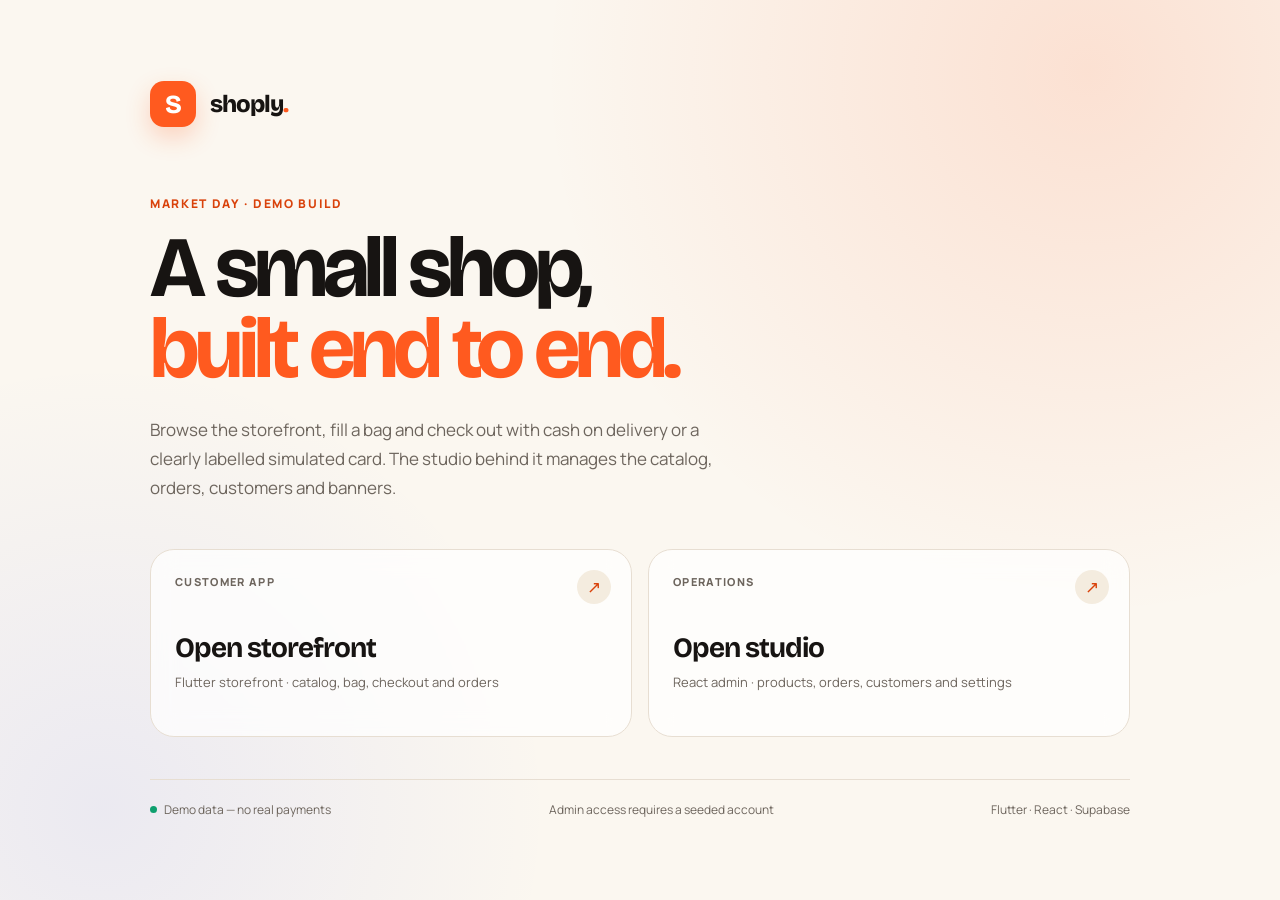
<file: index.html>
<!doctype html>
<html lang="en">
  <head>
    <meta charset="UTF-8" />
    <meta name="viewport" content="width=device-width, initial-scale=1.0" />
    <meta name="robots" content="noindex, nofollow" />
    <meta name="theme-color" content="#FBF7F0" />
    <title>Shoply — Market Day demo</title>
    <link rel="preconnect" href="https://fonts.googleapis.com" />
    <link rel="preconnect" href="https://fonts.gstatic.com" crossorigin />
    <link
      href="https://fonts.googleapis.com/css2?family=Bricolage+Grotesque:opsz,wdth,wght@12..96,75..100,400..800&family=Manrope:wght@400;500;600;700;800&display=swap"
      rel="stylesheet"
    />
    <style>
      :root {
        --paper: #fbf7f0;
        --ink: #171412;
        --muted: #6d655d;
        --line: #e7ded2;
        --tangerine: #ff5a1f;
        --tangerine-dark: #d9420b;
        --cream: #f4ecdf;
      }
      * { box-sizing: border-box; }
      body {
        margin: 0;
        min-height: 100vh;
        background:
          radial-gradient(circle at 85% 8%, rgba(255, 90, 31, 0.14), transparent 34rem),
          radial-gradient(circle at 8% 90%, rgba(47, 75, 255, 0.08), transparent 28rem),
          var(--paper);
        color: var(--ink);
        font-family: "Manrope", system-ui, sans-serif;
        display: grid;
        place-items: center;
        padding: 32px 20px;
      }
      .shell { width: min(980px, 100%); }
      .brand {
        display: flex;
        align-items: center;
        gap: 14px;
        margin-bottom: 68px;
      }
      .mark {
        width: 46px;
        height: 46px;
        border-radius: 14px;
        background: var(--tangerine);
        color: white;
        display: grid;
        place-items: center;
        font-family: "Bricolage Grotesque", sans-serif;
        font-size: 26px;
        font-weight: 800;
        box-shadow: 0 10px 24px rgba(255, 90, 31, 0.24);
      }
      .wordmark {
        font-family: "Bricolage Grotesque", sans-serif;
        font-weight: 800;
        font-size: 24px;
        letter-spacing: -0.04em;
      }
      .wordmark span { color: var(--tangerine); }
      .eyebrow {
        margin: 0 0 16px;
        color: var(--tangerine-dark);
        font-size: 12px;
        font-weight: 800;
        letter-spacing: 0.14em;
        text-transform: uppercase;
      }
      h1 {
        margin: 0;
        max-width: 760px;
        font-family: "Bricolage Grotesque", sans-serif;
        font-size: clamp(44px, 8vw, 86px);
        font-weight: 700;
        letter-spacing: -0.055em;
        line-height: 0.94;
      }
      h1 em { color: var(--tangerine); font-style: normal; }
      .lede {
        max-width: 590px;
        margin: 26px 0 0;
        color: var(--muted);
        font-size: 17px;
        line-height: 1.7;
      }
      .cards {
        display: grid;
        grid-template-columns: repeat(2, minmax(0, 1fr));
        gap: 16px;
        margin: 46px 0 0;
      }
      .card {
        position: relative;
        display: block;
        min-height: 188px;
        padding: 24px;
        border: 1px solid var(--line);
        border-radius: 24px;
        background: rgba(255, 255, 255, 0.72);
        color: var(--ink);
        text-decoration: none;
        transition: transform 160ms ease, box-shadow 160ms ease, border-color 160ms ease;
        backdrop-filter: blur(12px);
      }
      .card:hover {
        transform: translateY(-3px);
        border-color: rgba(255, 90, 31, 0.45);
        box-shadow: 0 18px 40px rgba(23, 20, 18, 0.08);
      }
      .card small {
        display: block;
        color: var(--muted);
        font-size: 11px;
        font-weight: 800;
        letter-spacing: 0.12em;
        text-transform: uppercase;
      }
      .card strong {
        display: block;
        margin-top: 42px;
        font-family: "Bricolage Grotesque", sans-serif;
        font-size: 28px;
        font-weight: 700;
        letter-spacing: -0.035em;
      }
      .card p {
        margin: 7px 0 0;
        color: var(--muted);
        font-size: 13px;
        line-height: 1.55;
      }
      .arrow {
        position: absolute;
        top: 20px;
        right: 20px;
        width: 34px;
        height: 34px;
        border-radius: 50%;
        background: var(--cream);
        display: grid;
        place-items: center;
        color: var(--tangerine-dark);
        font-size: 17px;
        transition: background 160ms ease, color 160ms ease;
      }
      .card:hover .arrow { background: var(--tangerine); color: white; }
      .foot {
        display: flex;
        flex-wrap: wrap;
        gap: 10px 22px;
        justify-content: space-between;
        margin-top: 42px;
        padding-top: 20px;
        border-top: 1px solid var(--line);
        color: var(--muted);
        font-size: 12px;
        line-height: 1.6;
      }
      .dot {
        display: inline-block;
        width: 7px;
        height: 7px;
        margin-right: 7px;
        border-radius: 50%;
        background: #0e9f6e;
        vertical-align: 1px;
      }
      @media (max-width: 640px) {
        body { padding: 24px 16px; align-items: start; }
        .brand { margin-bottom: 50px; }
        .cards { grid-template-columns: 1fr; margin-top: 34px; }
        .card { min-height: 148px; }
        .card strong { margin-top: 26px; }
        .foot { display: block; }
        .foot span { display: block; margin-bottom: 8px; }
      }
    </style>
  </head>
  <body>
    <main class="shell">
      <div class="brand">
        <div class="mark" aria-hidden="true">S</div>
        <div class="wordmark">shoply<span>.</span></div>
      </div>

      <p class="eyebrow">Market Day · Demo build</p>
      <h1>A small shop,<br /><em>built end to end.</em></h1>
      <p class="lede">
        Browse the storefront, fill a bag and check out with cash on delivery or a
        clearly labelled simulated card. The studio behind it manages the catalog,
        orders, customers and banners.
      </p>

      <div class="cards">
        <a class="card" href="/shoply-demo/storefront/">
          <span class="arrow" aria-hidden="true">↗</span>
          <small>Customer app</small>
          <strong>Open storefront</strong>
          <p>Flutter storefront · catalog, bag, checkout and orders</p>
        </a>
        <a class="card" href="/shoply-demo/admin/">
          <span class="arrow" aria-hidden="true">↗</span>
          <small>Operations</small>
          <strong>Open studio</strong>
          <p>React admin · products, orders, customers and settings</p>
        </a>
      </div>

      <div class="foot">
        <span><i class="dot"></i>Demo data — no real payments</span>
        <span>Admin access requires a seeded account</span>
        <span>Flutter · React · Supabase</span>
      </div>
    </main>
  </body>
</html>
</file>
